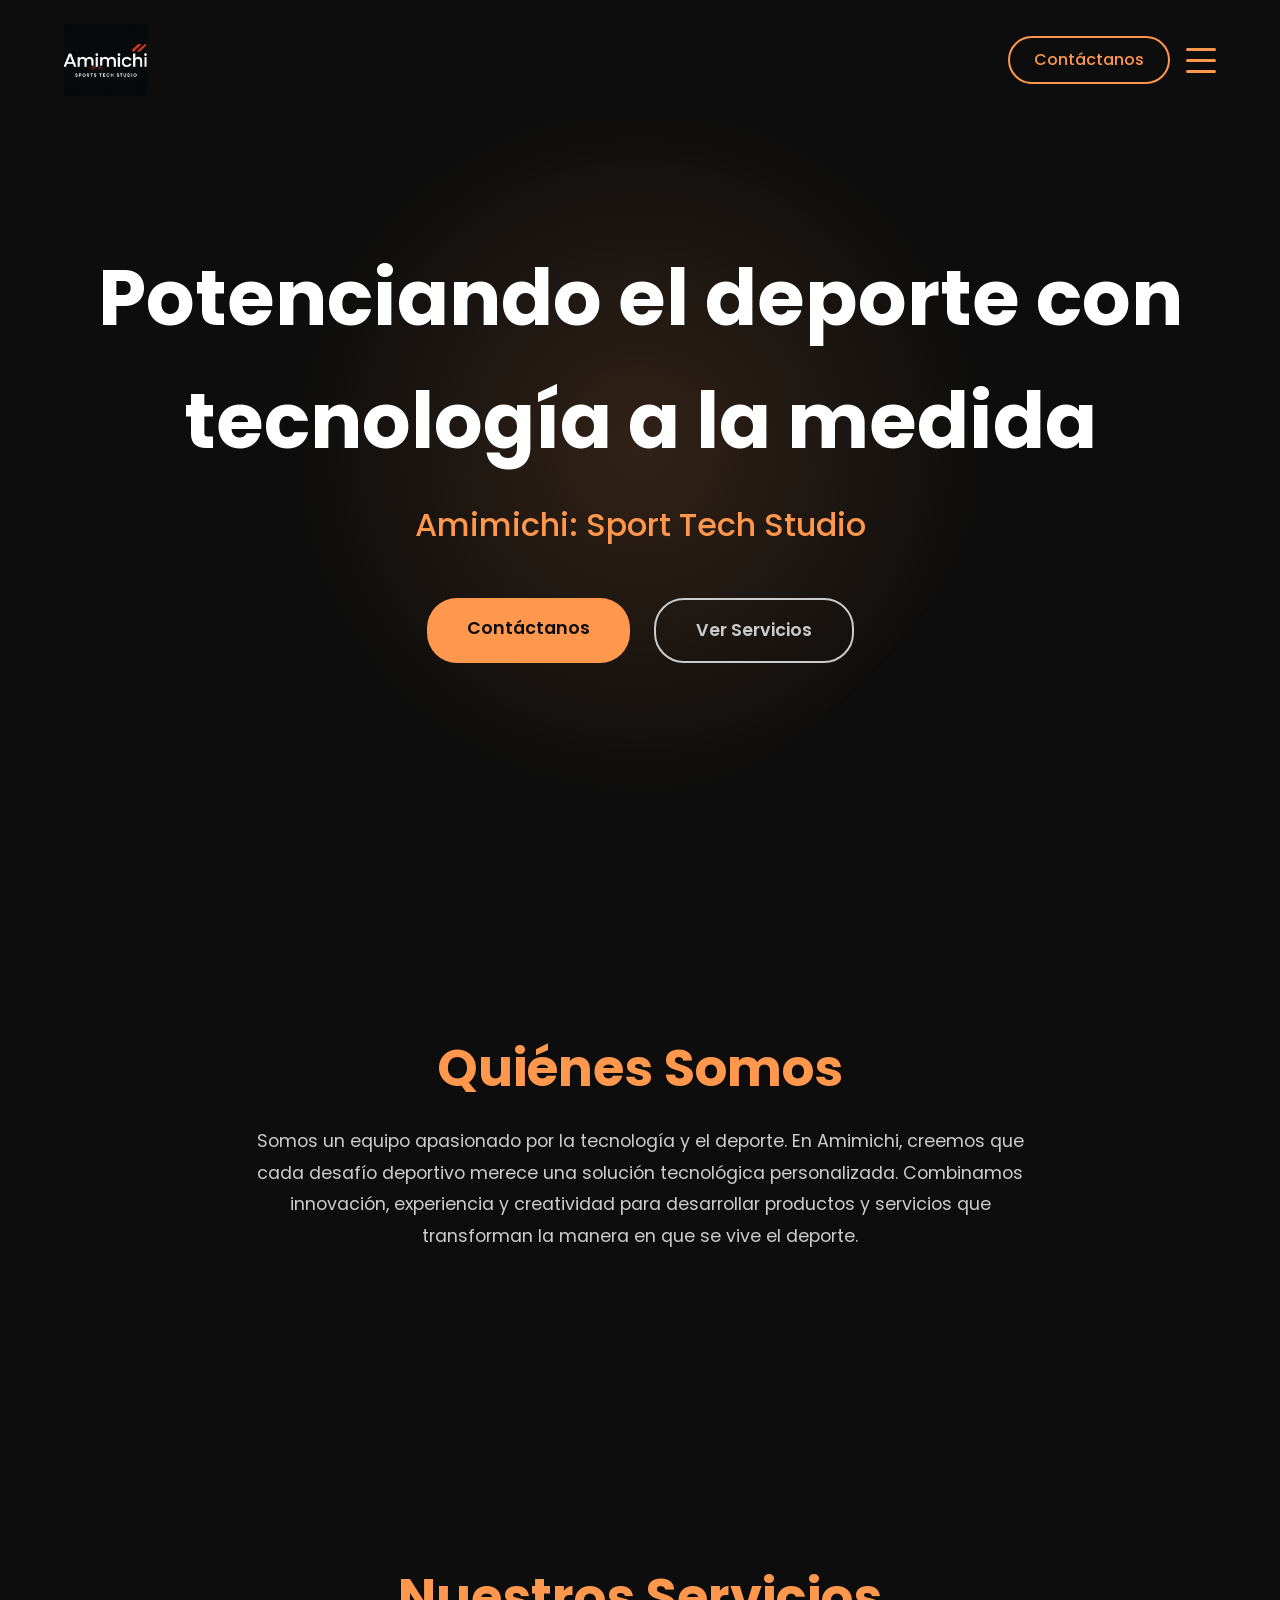
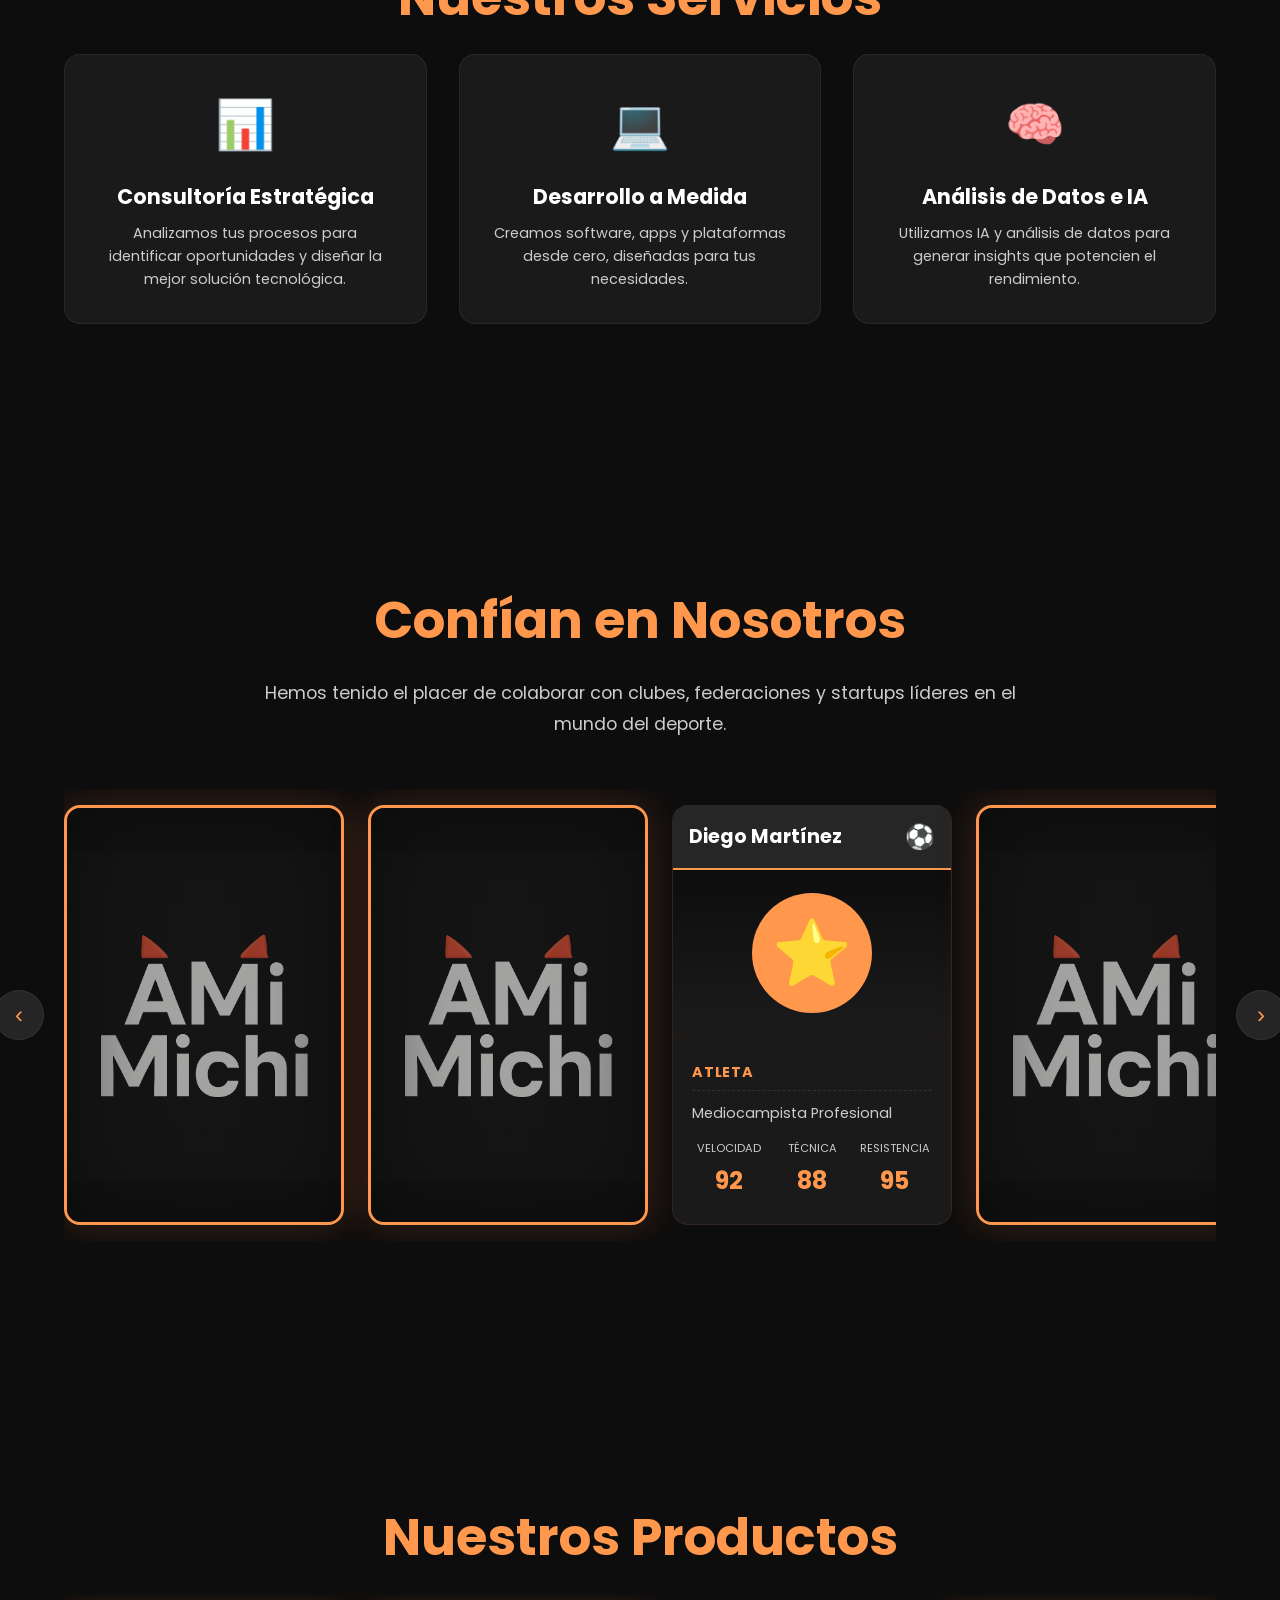
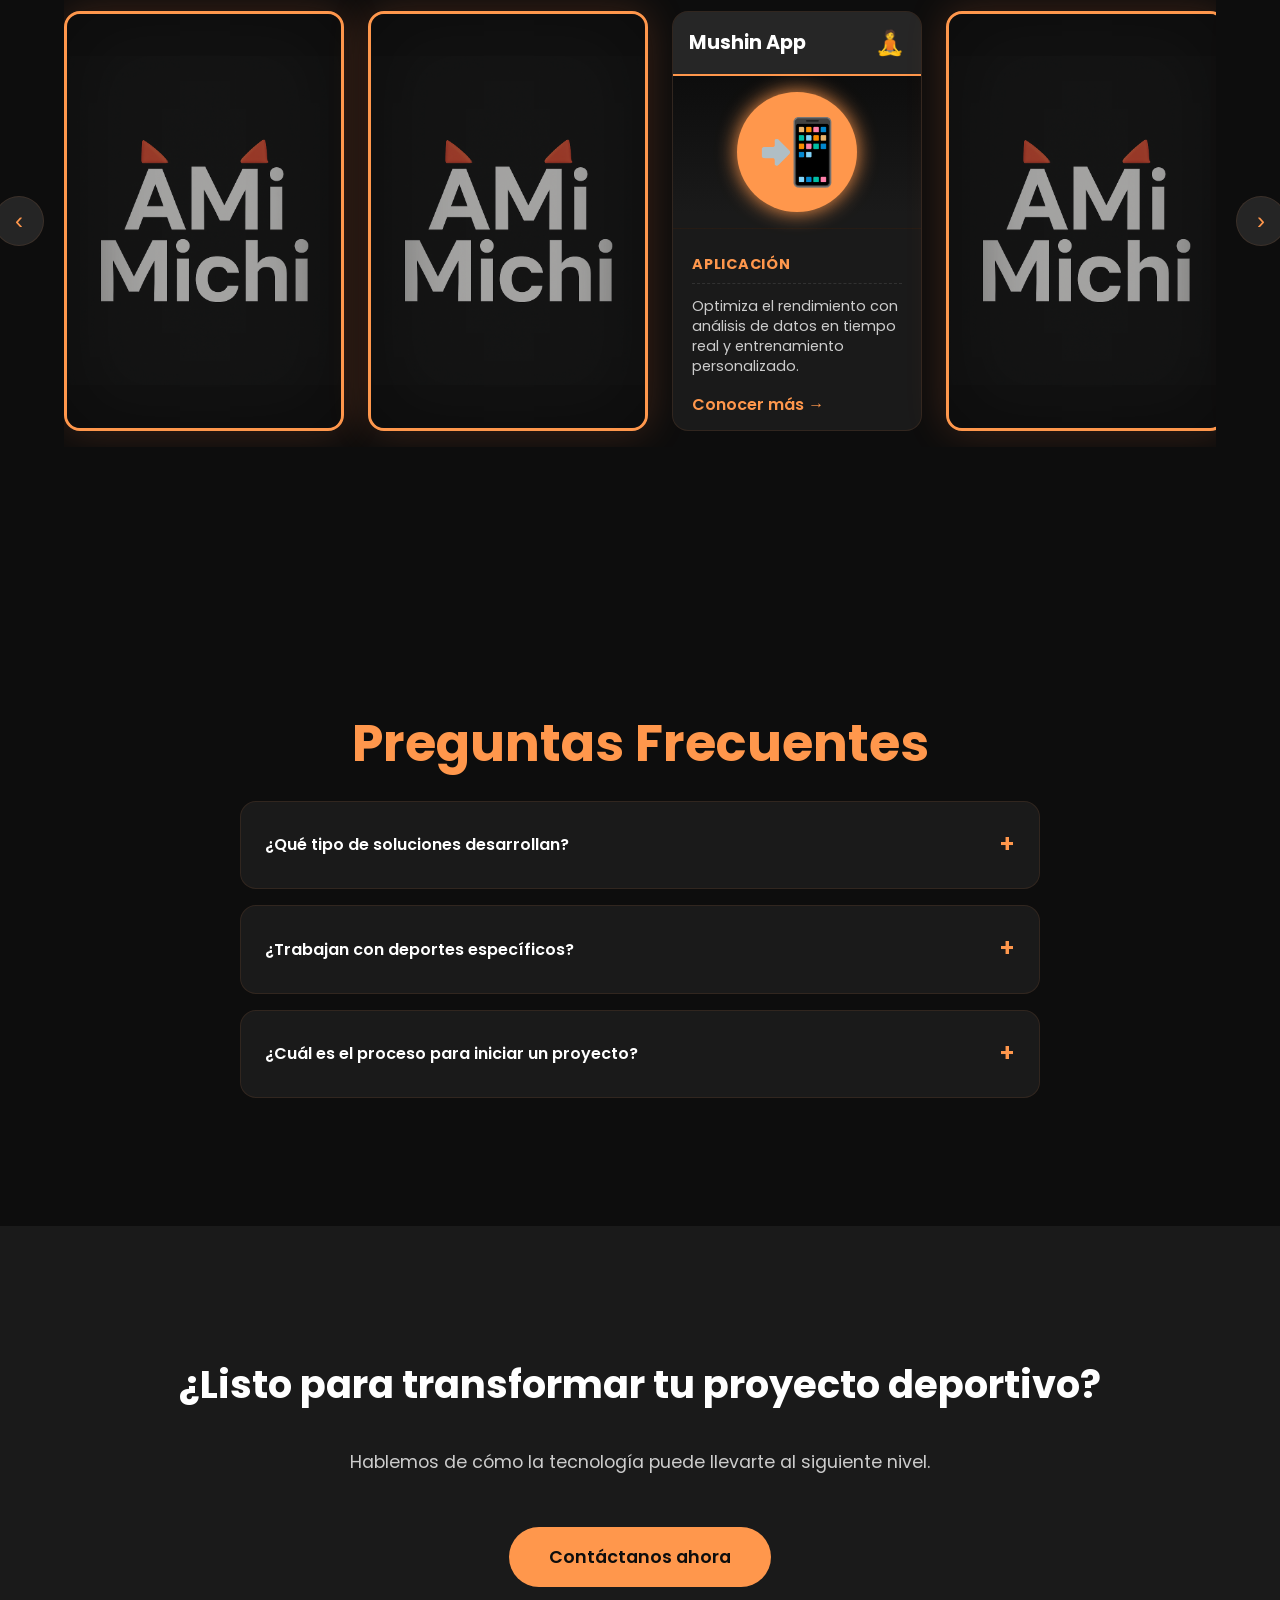
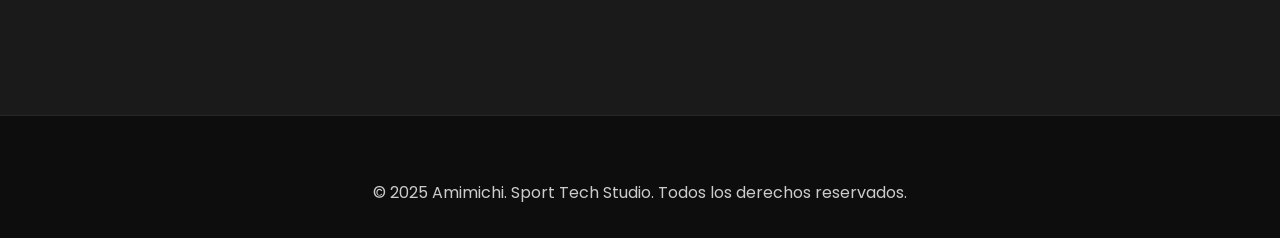
<file: index.html>
<!DOCTYPE html>
<html lang="es">
<head>
    <meta charset="UTF-8">
    <meta name="viewport" content="width=device-width, initial-scale=1.0">
    <title>Amimichi - Sport Tech Studio</title>
    <link rel="preconnect" href="https://fonts.googleapis.com">
    <link rel="preconnect" href="https://fonts.gstatic.com" crossorigin>
    <link href="https://fonts.googleapis.com/css2?family=Poppins:wght@300;400;500;600;700&display=swap" rel="stylesheet">
    <link rel="stylesheet" href="assets/css/main.css">
</head>
<body>
    <header>
          <a href="index.html" class="logo" aria-label="Amimichi, ir al inicio">
              <img src="assets/img/logos/3.png" alt="Logo de Amimichi" class="logo-img">
          </a>
            <div class="header-actions">
            <a href="contact.html" class="btn-contact-header" data-translate="contact">Contáctanos</a>
            <button class="hamburger" aria-label="Abrir menú" aria-expanded="false" aria-controls="side-menu">
                <span></span>
                <span></span>
                <span></span>
            </button>
        </div>
    </header>

    <div class="side-menu" id="side-menu">
        <nav>
            <a href="#quienes-somos" data-translate="about">Quiénes Somos</a>
            <a href="#servicios" data-translate="services">Servicios</a>
            <a href="#clientes" data-translate="clients">Clientes</a>
            <a href="#productos" data-translate="products">Productos</a>
            <a href="contact.html" class="btn-contact-header" data-translate="contact">Contáctanos</a>
        </nav>
        <div class="language-selector">
            <label for="languageSelect" data-translate="language">Idioma:</label>
            <select id="languageSelect">
                <option value="es">🇪🇸 Español</option>
                <option value="en">🇬🇧 English</option>
                <option value="pt">🇵🇹 Português</option>
                <option value="ja">🇯🇵 日本語</option>
            </select>
        </div>
    </div>

    <main>
        <section class="hero" id="inicio">
            <div class="hero-blob"></div>
            <h1 class="reveal" data-translate="hero-title">Potenciando el deporte con tecnología a la medida</h1>
            <p class="subtitle reveal" data-translate="hero-subtitle">Amimichi: Sport Tech Studio</p>
            <div class="cta-buttons reveal">
                <a href="contact.html" class="btn btn-primary" data-translate="cta-contact">Contáctanos</a>
                <a href="#servicios" class="btn btn-secondary" data-translate="cta-services">Ver Servicios</a>
            </div>
        </section>

        <section id="quienes-somos">
            <h2 class="section-title reveal" data-translate="about-title">Quiénes Somos</h2>
            <p class="section-description reveal" data-translate="about-text">
                Somos un equipo apasionado por la tecnología y el deporte. En Amimichi, creemos que cada desafío deportivo merece una solución tecnológica personalizada. Combinamos innovación, experiencia y creatividad para desarrollar productos y servicios que transforman la manera en que se vive el deporte.
            </p>
        </section>

        <section id="servicios">
            <h2 class="section-title reveal" data-translate="services-title">Nuestros Servicios</h2>
            <div class="services-grid">
                <div class="service-item reveal">
                    <div class="service-icon">📊</div>
                    <h3 data-translate="service-consulting-title">Consultoría Estratégica</h3>
                    <p data-translate="service-consulting-desc">Analizamos tus procesos para identificar oportunidades y diseñar la mejor solución tecnológica.</p>
                </div>
                <div class="service-item reveal">
                    <div class="service-icon">💻</div>
                    <h3 data-translate="service-development-title">Desarrollo a Medida</h3>
                    <p data-translate="service-development-desc">Creamos software, apps y plataformas desde cero, diseñadas para tus necesidades.</p>
                </div>
                <div class="service-item reveal">
                    <div class="service-icon">🧠</div>
                    <h3 data-translate="service-ai-title">Análisis de Datos e IA</h3>
                    <p data-translate="service-ai-desc">Utilizamos IA y análisis de datos para generar insights que potencien el rendimiento.</p>
                </div>
            </div>
        </section>

        <section id="clientes">
            <h2 class="section-title reveal" data-translate="clients-title">Confían en Nosotros</h2>
            <p class="section-description reveal" data-translate="clients-text">
                Hemos tenido el placer de colaborar con clubes, federaciones y startups líderes en el mundo del deporte.
            </p>
            <div class="carousel-container reveal">
                <div class="carousel">
                    <button class="carousel-arrow left" aria-label="Cliente anterior">‹</button>
                    <div class="carousel-track-container">
                        <div class="carousel-track" id="clientTrack">
                            <div class="card card-back-only">
                                <div class="card__back">
                                    </div>
                            </div>
                            <div class="card card-back-only">
                                <div class="card__back">
                                </div>
                            </div>
                            <div class="card card-player">
                                <div class="card__header">
                                    <span class="card__header-title" data-translate="client-player-name">Diego Martínez</span>
                                    <div class="card__header-icon">⚽</div>
                                </div>
                                <div class="card__image-container">
                                    <div class="player-avatar">⭐</div>
                                </div>
                                <div class="card__content">
                                    <div class="card__type" data-translate="client-player-type">ATLETA</div>
                                    <p class="card__description" data-translate="client-player-position">Mediocampista Profesional</p>
                                    <div class="player-stats">
                                        <div class="stat">
                                            <span class="stat-label" data-translate="client-player-stat1">Velocidad</span>
                                            <span class="stat-value">92</span>
                                        </div>
                                        <div class="stat">
                                            <span class="stat-label" data-translate="client-player-stat2">Técnica</span>
                                            <span class="stat-value">88</span>
                                        </div>
                                        <div class="stat">
                                            <span class="stat-label" data-translate="client-player-stat3">Resistencia</span>
                                            <span class="stat-value">95</span>
                                        </div>
                                    </div>
                                </div>
                            </div>
                            <div class="card card-back-only">
                                <div class="card__back">
                                </div>
                            </div>
                            <div class="card card-back-only">
                                <div class="card__back">
                                </div>
                            </div>
                        </div>
                    </div>
                    <button class="carousel-arrow right" aria-label="Siguiente cliente">›</button>
                </div>
            </div>
        </section>

        <section id="productos">
            <h2 class="section-title reveal" data-translate="products-title">Nuestros Productos</h2>
            <div class="carousel-container reveal">
                <div class="carousel">
                    <button class="carousel-arrow left" aria-label="Producto anterior">‹</button>
                    <div class="carousel-track-container">
                        <div class="carousel-track" id="productTrack">
                            <div class="card card-back-only">
                                <div class="card__back">
                                </div>
                            </div>
                            <div class="card card-back-only">
                                <div class="card__back">
                                </div>
                            </div>
                            <a href="mushin.html" class="card card-product">
                                <div class="card__header">
                                    <span class="card__header-title" data-translate="product-mushin-title">Mushin App</span>
                                    <div class="card__header-icon">🧘</div>
                                </div>
                                <div class="card__image-container">
                                    <div class="mushin-icon">📲</div>
                                </div>
                                <div class="card__content">
                                    <div class="card__type" data-translate="product-category-app">Aplicación</div>
                                    <p class="card__description" data-translate="product-mushin-desc">Optimiza el rendimiento con análisis de datos en tiempo real y entrenamiento personalizado.</p>
                                    <span class="card__cta" data-translate="product-mushin-cta">Conocer más →</span>
                                </div>
                            </a>
                            <div class="card card-back-only">
                                <div class="card__back">
                                </div>
                            </div>
                            <div class="card card-back-only">
                                <div class="card__back">
                                </div>
                            </div>
                        </div>
                    </div>
                    <button class="carousel-arrow right" aria-label="Siguiente producto">›</button>
                </div>
            </div>
        </section>

        <section id="faq">
            <h2 class="section-title reveal" data-translate="faq-title">Preguntas Frecuentes</h2>
            <div class="faq-container reveal">
                <details class="faq-item">
                    <summary data-translate="faq-q1-title">¿Qué tipo de soluciones desarrollan?</summary>
                    <div class="faq-answer">
                        <p data-translate="faq-q1-answer">Nos especializamos en todo el espectro del sport tech: desde aplicaciones móviles para atletas y fans, hasta plataformas de gestión para clubes y análisis de datos con IA para optimizar el rendimiento.</p>
                    </div>
                </details>
                <details class="faq-item">
                    <summary data-translate="faq-q2-title">¿Trabajan con deportes específicos?</summary>
                    <div class="faq-answer">
                        <p data-translate="faq-q2-answer">Nuestra metodología es adaptable a cualquier disciplina deportiva. Hemos trabajado en proyectos de fútbol, artes marciales, fitness, e-sports y más. ¡Nos apasionan todos los desafíos!</p>
                    </div>
                </details>
                <details class="faq-item">
                    <summary data-translate="faq-q3-title">¿Cuál es el proceso para iniciar un proyecto?</summary>
                    <div class="faq-answer">
                        <p data-translate="faq-q3-answer">Todo comienza con una conversación. Contáctanos a través de nuestra página de contacto para agendar una reunión inicial sin costo, donde entenderemos tus necesidades y te propondremos un plan de acción.</p>
                    </div>
                </details>
            </div>
        </section>

        <section id="final-cta">
            <h2 class="cta-box-title reveal" data-translate="final-cta-title">¿Listo para transformar tu proyecto deportivo?</h2>
            <p class="section-description reveal" data-translate="final-cta-text">Hablemos de cómo la tecnología puede llevarte al siguiente nivel.</p>
            <a href="contact.html" class="btn btn-primary reveal" data-translate="cta-contact">Contáctanos ahora</a>
        </section>
    </main>

    <footer>
        <p>&copy; 2025 Amimichi. Sport Tech Studio. Todos los derechos reservados.</p>
    </footer>

    <script src="assets/js/translations.js"></script>
    <script src="assets/js/main.js"></script>
</body>
</html>
</file>
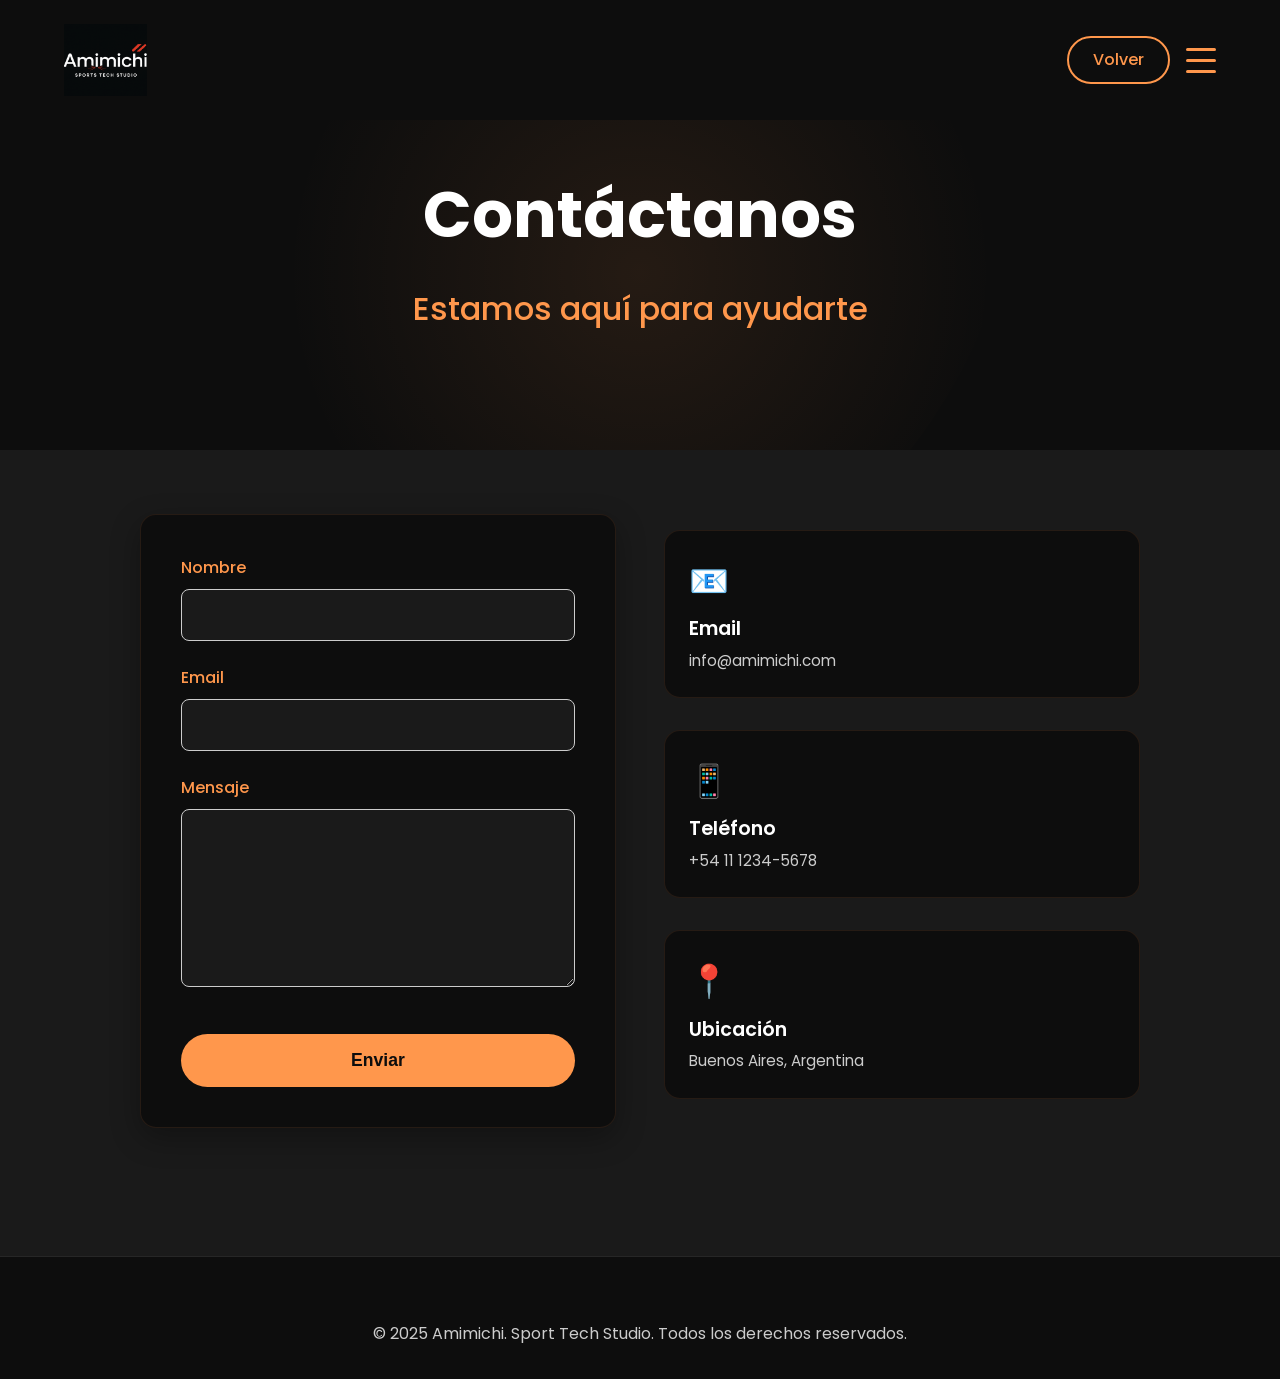
<file: contact.html>
<!DOCTYPE html>
<html lang="es">
<head>
    <meta charset="UTF-8">
    <meta name="viewport" content="width=device-width, initial-scale=1.0">
    <title>Contacto - Amimichi</title>
    <link rel="preconnect" href="https://fonts.googleapis.com">
    <link rel="preconnect" href="https://fonts.gstatic.com" crossorigin>
    <link href="https://fonts.googleapis.com/css2?family=Poppins:wght@300;400;500;600;700&display=swap" rel="stylesheet">
    <link rel="stylesheet" href="assets/css/main.css">
</head>
<body>
    <header>
          <a href="index.html" class="logo" aria-label="Amimichi, ir al inicio">
              <img src="assets/img/logos/3.png" alt="Logo de Amimichi" class="logo-img">
          </a>
            <div class="header-actions">
            <a href="index.html" class="btn-contact-header" data-translate="back-home">Volver</a>
            <button class="hamburger" aria-label="Abrir menú" aria-expanded="false" aria-controls="side-menu">
                <span></span>
                <span></span>
                <span></span>
            </button>
        </div>
    </header>

    <div class="side-menu" id="side-menu">
        <nav>
            <a href="index.html#quienes-somos" data-translate="about">Quiénes Somos</a>
            <a href="index.html#servicios" data-translate="services">Servicios</a>
            <a href="index.html#clientes" data-translate="clients">Clientes</a>
            <a href="index.html#productos" data-translate="products">Productos</a>
            <a href="index.html" data-translate="back-home">Volver al Inicio</a>
        </nav>
        <div class="language-selector">
            <label for="languageSelect" data-translate="language">Idioma:</label>
            <select id="languageSelect">
                <option value="es">🇪🇸 Español</option>
                <option value="en">🇬🇧 English</option>
                <option value="pt">🇵🇹 Português</option>
                <option value="ja">🇯🇵 日本語</option>
            </select>
        </div>
    </div>

    <main>
        <section class="hero contact-hero">
            <div class="hero-blob"></div>
            <h1 class="reveal" data-translate="contact-title">Contáctanos</h1>
            <p class="subtitle reveal" data-translate="contact-subtitle">Estamos aquí para ayudarte</p>
        </section>

        <section class="contact-section">
            <div class="contact-container">
                <div class="contact-form-wrapper reveal">
                    <form id="contactForm" class="contact-form">
                        <div class="form-group">
                            <label for="name" data-translate="contact-name">Nombre</label>
                            <input type="text" id="name" name="name" required>
                        </div>
                        <div class="form-group">
                            <label for="email" data-translate="contact-email">Email</label>
                            <input type="email" id="email" name="email" required>
                        </div>
                        <div class="form-group">
                            <label for="message" data-translate="contact-message">Mensaje</label>
                            <textarea id="message" name="message" rows="6" required></textarea>
                        </div>
                        <button type="submit" class="btn btn-primary" data-translate="contact-send">Enviar</button>
                    </form>
                    <div id="formMessage" class="form-message"></div>
                </div>

                <div class="contact-info-wrapper reveal">
                    <div class="contact-info-item">
                        <div class="contact-icon">📧</div>
                        <h3>Email</h3>
                        <p>info@amimichi.com</p>
                    </div>
                    <div class="contact-info-item">
                        <div class="contact-icon">📱</div>
                        <h3>Teléfono</h3>
                        <p>+54 11 1234-5678</p>
                    </div>
                    <div class="contact-info-item">
                        <div class="contact-icon">📍</div>
                        <h3>Ubicación</h3>
                        <p>Buenos Aires, Argentina</p>
                    </div>
                </div>
            </div>
        </section>
    </main>

    <footer>
        <p>&copy; 2025 Amimichi. Sport Tech Studio. Todos los derechos reservados.</p>
    </footer>

    <script src="assets/js/translations.js"></script>
    <script src="assets/js/main.js"></script>
    <script>
        // Form submission handler
        document.getElementById('contactForm').addEventListener('submit', function(e) {
            e.preventDefault();
            const formMessage = document.getElementById('formMessage');
            const currentLang = localStorage.getItem('language') || 'es';

            const messages = {
                es: '¡Gracias por tu mensaje! Te contactaremos pronto.',
                en: 'Thank you for your message! We will contact you soon.',
                pt: 'Obrigado pela sua mensagem! Entraremos em contato em breve.',
                ja: 'メッセージありがとうございます！すぐにご連絡いたします。'
            };

            formMessage.textContent = messages[currentLang];
            formMessage.style.display = 'block';
            formMessage.style.opacity = '1';

            this.reset();

            setTimeout(() => {
                formMessage.style.opacity = '0';
                setTimeout(() => {
                    formMessage.style.display = 'none';
                }, 300);
            }, 5000);
        });
    </script>
</body>
</html>
</file>
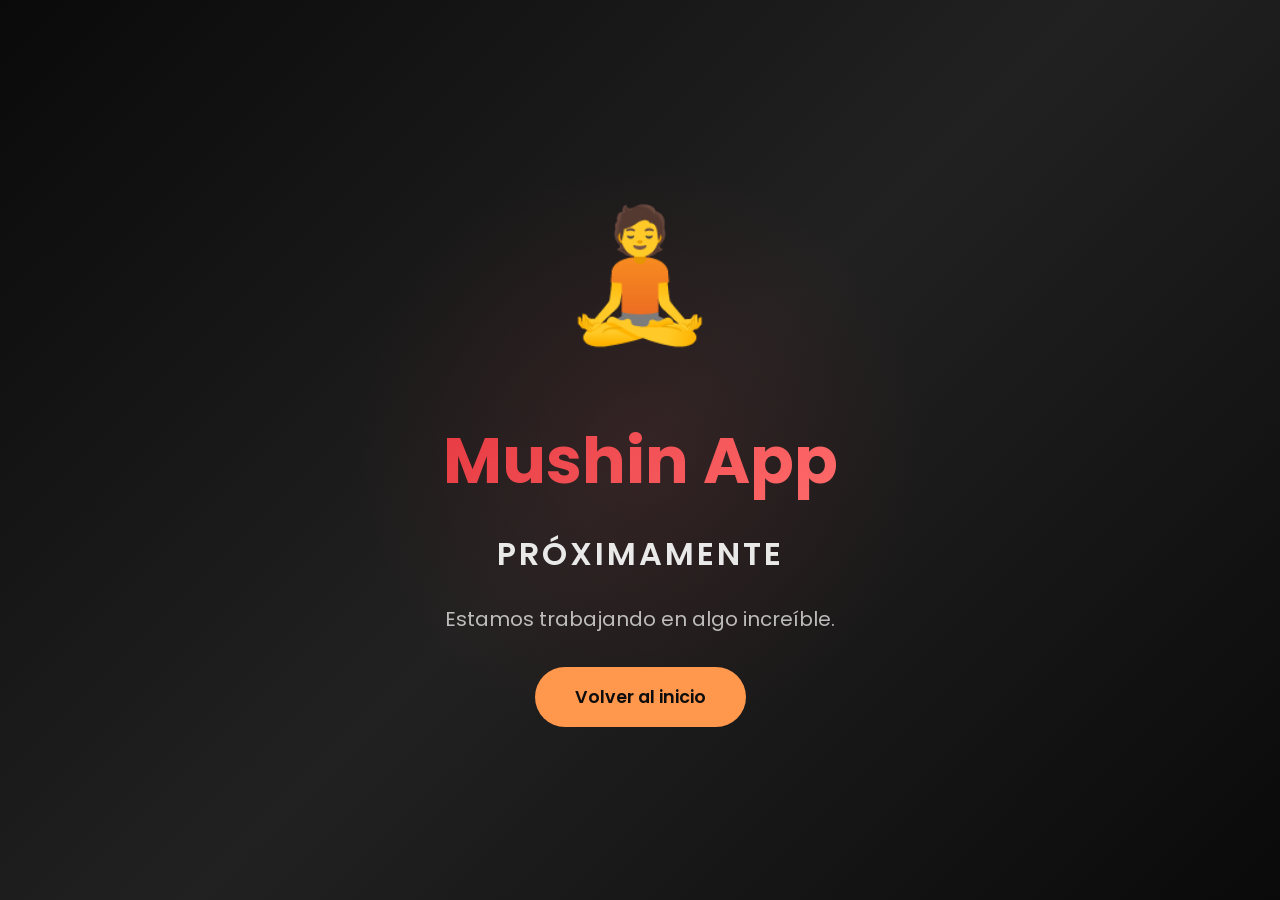
<file: mushin.html>
<!DOCTYPE html>
<html lang="es">
<head>
    <meta charset="UTF-8">
    <meta name="viewport" content="width=device-width, initial-scale=1.0">
    <title>Mushin App - Amimichi</title>
    <link rel="preconnect" href="https://fonts.googleapis.com">
    <link rel="preconnect" href="https://fonts.gstatic.com" crossorigin>
    <link href="https://fonts.googleapis.com/css2?family=Poppins:wght@300;400;500;600;700&display=swap" rel="stylesheet">
    <link rel="stylesheet" href="assets/css/main.css">
    <link rel="stylesheet" href="assets/css/mushin.css">
</head>
<body>
    <div class="mushin-container">
        <div class="mushin-blob"></div>
        <div class="mushin-content">
            <div class="mushin-icon-large">🧘</div>
            <h1 class="mushin-title">Mushin App</h1>
            <p class="mushin-subtitle" data-translate="mushin-coming">Próximamente</p>
            <p class="mushin-description" data-translate="mushin-desc">Estamos trabajando en algo increíble.</p>
            <a href="index.html" class="btn btn-primary" data-translate="mushin-back">Volver al inicio</a>
        </div>
    </div>

    <script src="assets/js/translations.js"></script>
    <script src="assets/js/mushin.js"></script>
</body>
</html>
</file>
<file: assets/css/main.css>
/* ========== 1. VARIABLES Y RESET ========== */
:root {
  --color-bg: #0d0d0d;
  --color-bg-alt: #1a1a1a;
  --color-accent: hsl(25, 100%, 65%);
  --color-accent-hover: hsl(25, 100%, 75%);
  --color-accent-soft: hsla(25, 100%, 65%, 0.1);
  --color-text: #ffffff;
  --color-text-secondary: #cccccc;
  --font-family: "Poppins", sans-serif;
  --transition: all 0.3s ease;
  --border-radius: 16px;
  --shadow: 0 10px 30px rgba(0, 0, 0, 0.3);
}

* {
  margin: 0;
  padding: 0;
  box-sizing: border-box;
}
html {
  scroll-behavior: smooth;
}
body {
  font-family: var(--font-family);
  background: var(--color-bg);
  color: var(--color-text);
  line-height: 1.6;
  overflow-x: hidden;
}
body.no-scroll {
  overflow: hidden;
}
::selection {
  background: var(--color-accent);
  color: var(--color-bg);
}

/* ========== 2. HEADER Y NAVEGACIÓN ========== */
header {
  position: fixed;
  top: 0;
  left: 0;
  width: 100%;
  padding: 1.5rem 5%;
  display: flex;
  justify-content: space-between;
  align-items: center;
  z-index: 1000;
  background: var(--color-bg);
  border-bottom: none;
}
.logo {
  display: flex;
  align-items: center;
  gap: 0.5rem;
  text-decoration: none;
}

/* Ajuste del tamaño de la imagen para Mobile First (¡Más grande!) */
.logo-img {
    height: 3.5rem; /* AUMENTADO: 3.5rem para móviles y tablets */
    width: auto;
    transition: var(--transition);
}

/* Ajuste de tamaño para escritorio (Ahora más grande que en móvil) */
header .logo-img {
    height: 4.5rem; /* AUMENTADO: 4.5rem para pantallas grandes */
}

.header-actions {
  display: flex;
  align-items: center;
  gap: 1rem;
}
.btn-contact-header {
  padding: 0.6rem 1.5rem;
  background: transparent;
  border: 2px solid var(--color-accent);
  color: var(--color-accent);
  border-radius: 25px;
  cursor: pointer;
  font-weight: 500;
  transition: var(--transition);
  text-decoration: none;
}
.btn-contact-header:hover {
  background: var(--color-accent);
  color: var(--color-bg);
  box-shadow: 0 0 20px var(--color-accent);
}
.hamburger {
  background: transparent;
  border: none;
  width: 30px;
  height: 25px;
  cursor: pointer;
  display: flex;
  flex-direction: column;
  justify-content: space-between;
  z-index: 1001;
  padding: 0;
}
.hamburger span {
  width: 100%;
  height: 3px;
  background: var(--color-accent);
  border-radius: 2px;
  transition: var(--transition);
}
.hamburger.active span:nth-child(1) {
  transform: rotate(45deg) translate(8px, 8px);
}
.hamburger.active span:nth-child(2) {
  opacity: 0;
}
.hamburger.active span:nth-child(3) {
  transform: rotate(-45deg) translate(8px, -8px);
}

.side-menu {
  position: fixed;
  top: 0;
  left: -100%;
  width: 100%;
  height: 100dvh;
  background: rgba(13, 13, 13, 0.95);
  backdrop-filter: blur(20px);
  z-index: 999;
  transition: left 0.4s cubic-bezier(0.77, 0, 0.175, 1);
  display: flex;
  flex-direction: column;
  justify-content: center;
  align-items: center;
  gap: 2rem;
  text-align: center;
}
.side-menu.active {
  left: 0;
}
.side-menu nav {
  display: flex;
  flex-direction: column;
  gap: 2rem;
  align-items: center;
}
.side-menu a {
  color: var(--color-text);
  text-decoration: none;
  font-size: 2rem;
  font-weight: 500;
  transition: var(--transition);
}
.side-menu a:hover {
  color: var(--color-accent);
  text-shadow: 0 0 20px var(--color-accent);
}
.language-selector {
  display: flex;
  flex-direction: column;
  align-items: center;
  gap: 0.5rem;
}
.language-selector label {
  font-size: 1rem;
  color: var(--color-text-secondary);
}
.language-selector select {
  padding: 0.5rem 1rem;
  background: var(--color-bg-alt);
  color: var(--color-text);
  border: 2px solid var(--color-accent-soft);
  border-radius: 8px;
  font-size: 1rem;
  cursor: pointer;
  transition: var(--transition);
}
.language-selector select:hover {
  border-color: var(--color-accent);
}

/* ========== 3. ESTILOS GENERALES Y BOTONES ========== */
section {
  padding: 8rem 5%;
  display: flex;
  flex-direction: column;
  justify-content: center;
  align-items: center;
  position: relative;
  overflow: hidden;
}
.section-title {
  font-size: clamp(2rem, 4vw, 3.5rem);
  font-weight: 700;
  margin-bottom: 1rem;
  color: var(--color-accent);
  text-align: center;
}
.section-description {
  max-width: 800px;
  text-align: center;
  font-size: 1.1rem;
  color: var(--color-text-secondary);
  margin-bottom: 3rem;
  line-height: 1.8;
}
.btn {
  display: inline-block;
  padding: 1rem 2.5rem;
  border-radius: 30px;
  font-size: 1.1rem;
  font-weight: 600;
  cursor: pointer;
  transition: var(--transition);
  text-decoration: none;
  border: none;
  position: relative;
  z-index: 1;
}
.btn-primary {
  background: var(--color-accent);
  color: var(--color-bg);
}
.btn-primary:hover {
  transform: translateY(-3px) scale(1.05);
  box-shadow: 0 5px 20px rgba(255, 120, 60, 0.5);
}
.btn-secondary {
  background: transparent;
  border: 2px solid var(--color-text-secondary);
  color: var(--color-text-secondary);
}
.btn-secondary:hover {
  background: var(--color-text-secondary);
  color: var(--color-bg);
}

/* ========== 4. SECCIONES ESPECÍFICAS ========== */

/* HERO */
.hero {
  min-height: 100vh;
  text-align: center;
}
.hero-blob {
  position: absolute;
  width: 60vw;
  height: 60vw;
  max-width: 800px;
  max-height: 800px;
  background: radial-gradient(circle, var(--color-accent) 0%, rgba(255, 107, 0, 0) 65%);
  opacity: 0.15;
  z-index: -1;
  border-radius: 30% 70% 70% 30% / 30% 30% 70% 70%;
  animation: morph 15s ease-in-out infinite;
}
@keyframes morph {
  0%,
  100% {
    border-radius: 30% 70% 70% 30% / 30% 30% 70% 70%;
    transform: rotate(0deg) scale(1);
  }
  50% {
    border-radius: 60% 40% 30% 70% / 70% 50% 50% 30%;
    transform: rotate(90deg) scale(1.1);
  }
}
.hero h1 {
  font-size: clamp(2.5rem, 6vw, 5rem);
  font-weight: 700;
  margin-bottom: 1rem;
  color: var(--color-text);
}
.hero .subtitle {
  font-size: clamp(1.2rem, 3vw, 2rem);
  color: var(--color-accent);
  margin-bottom: 3rem;
  font-weight: 500;
}
.cta-buttons {
  display: flex;
  gap: 1.5rem;
  justify-content: center;
  flex-wrap: wrap;
}

/* SERVICIOS */
.services-grid {
  display: grid;
  grid-template-columns: repeat(auto-fit, minmax(280px, 1fr));
  gap: 2rem;
  width: 100%;
  max-width: 1200px;
}
.service-item {
  background: var(--color-bg-alt);
  padding: 2rem;
  border-radius: var(--border-radius);
  text-align: center;
  border: 1px solid var(--color-accent-soft);
  transition: var(--transition);
}
.service-item:hover {
  transform: translateY(-5px);
  border-color: var(--color-accent);
}
.service-icon {
  font-size: 3rem;
  color: var(--color-accent);
  margin-bottom: 1rem;
}
.service-item h3 {
  font-size: 1.3rem;
  margin-bottom: 0.5rem;
  color: var(--color-text);
}
.service-item p {
  color: var(--color-text-secondary);
  font-size: 0.9rem;
}

/* CARRUSEL GENERAL */
.carousel-container {
  width: 100%;
  max-width: 1200px;
  position: relative;
}
.carousel {
  position: relative;
}
.carousel-track-container {
  overflow: hidden;
}
.carousel-track {
  display: flex;
  transition: transform 0.5s cubic-bezier(0.25, 1, 0.5, 1);
  gap: 1.5rem;
  padding: 1rem 0;
}
.carousel-arrow {
  position: absolute;
  top: 50%;
  transform: translateY(-50%);
  z-index: 10;
  width: 50px;
  height: 50px;
  background: rgba(255, 255, 255, 0.1);
  border: 1px solid var(--color-accent-soft);
  border-radius: 50%;
  display: flex;
  align-items: center;
  justify-content: center;
  cursor: pointer;
  transition: var(--transition);
  font-size: 1.5rem;
  color: var(--color-accent);
}
.carousel-arrow:hover {
  background: var(--color-accent);
  color: var(--color-bg);
}
.carousel-arrow.left {
  left: -70px;
}
.carousel-arrow.right {
  right: -70px;
}

/* CARD "POKÉMON" - ESTILO MEJORADO */
.card {
    /* AJUSTE DIMENSIONES TIPO CARTA POKÉMON: Proporción rectangular */
    min-width: 250px;
    width: 280px;
    height: 420px;

    background: var(--color-bg-alt);
    border-radius: var(--border-radius);
    border: 1px solid var(--color-accent-soft);
    overflow: hidden;
    display: flex;
    flex-direction: column;
    transition: transform 0.3s ease, box-shadow 0.3s ease;
    text-decoration: none;
    color: var(--color-text);
    position: relative;
    z-index: 1;
}

/* Borde holográfico (Mantenido) */
.card::before {
    content: "";
    position: absolute;
    top: -2px;
    left: -2px;
    right: -2px;
    bottom: -2px;
    background: linear-gradient(45deg, var(--color-accent), var(--color-text-secondary), var(--color-accent));
    z-index: -1;
    border-radius: 18px;
    opacity: 0;
    transition: opacity 0.5s ease;
}

.card:hover {
    transform: translateY(-5px) scale(1.03);
    box-shadow: 0 15px 40px rgba(255, 120, 60, 0.4);
}

.card:hover::before {
    opacity: 1;
    filter: blur(5px);
}

/* NUEVO: Contenedor del Título y Detalle (Topo de la carta) */
.card__header {
    display: flex;
    justify-content: space-between;
    align-items: center;
    padding: 0.75rem 1rem;
    background: rgba(255, 255, 255, 0.05);
    border-bottom: 2px solid var(--color-accent); /* Borde de división prominente */
}

/* Título principal en el header (Nombre a la izquierda) */
.card__header-title {
    font-size: 1.2rem;
    font-weight: 700;
    color: var(--color-text);
}

/* Ícono de detalle/nivel en el header (a la derecha) */
.card__header-icon {
    font-size: 1.5rem;
    color: var(--color-accent);
}

/* card__category antigua reemplazada */
.card__category {
    display: none;
}

.card__image-container {
    height: 180px; /* Área de imagen más grande */
    background: linear-gradient(to top, var(--color-bg-alt) 10%, var(--color-bg) 100%);
    display: flex;
    align-items: center;
    justify-content: center;
    font-size: 4rem;
    color: var(--color-accent);
    border-bottom: 1px solid var(--color-accent-soft);
    position: relative;
    z-index: 2;
    padding: 1rem;
}

.card__content {
    padding: 1.5rem 1.2rem;
    position: relative;
    z-index: 2;
    flex-grow: 1;
    display: flex;
    flex-direction: column;
}

/* NUEVO: Estilo para el Tipo/Categoría de la carta (dentro del contenido) */
.card__type {
    font-size: 0.9rem;
    font-weight: 700;
    color: var(--color-accent);
    margin-bottom: 0.75rem;
    text-transform: uppercase;
    letter-spacing: 0.05em;
    padding-bottom: 0.4rem;
    border-bottom: 1px dashed rgba(255, 255, 255, 0.1);
}

.card__title {
    font-size: 1.2rem;
    font-weight: 700;
    margin-bottom: 0.4rem;
    color: var(--color-text);
}
.card__description {
    font-size: 0.9rem;
    color: var(--color-text-secondary);
    line-height: 1.4;
    flex-grow: 1;
}
.card__cta {
    display: inline-block;
    margin-top: 1rem;
    color: var(--color-accent);
    font-weight: 600;
    transition: var(--transition);
    align-self: flex-start;
}
.card:hover .card__cta {
    transform: translateX(5px);
}

/* Estilos para cartas volteadas (reverso) */
.card-back-only {
    min-width: 280px;
    height: 420px; /* Altura consistente */

    background: var(--color-bg-alt);
    border-radius: var(--border-radius);
    border: 3px solid var(--color-accent); /* Borde más fuerte y visible */

    box-shadow: 0 0 40px rgba(255, 120, 60, 0.2);

    display: flex;
    align-items: center;
    justify-content: center;
    position: relative;
    overflow: hidden;
}

.card__back {
    width: 100%;
    height: 100%;
    display: flex;
    align-items: center;
    justify-content: center;
    position: relative;

    /* IMAGEN 1.PNG COMO FONDO (Efecto Pokébola) */
    background-image: url('../img/logos/1.png');
    background-size: 120%;
    background-position: center center;
    background-repeat: no-repeat;
    opacity: 0.6;

    background-color: var(--color-bg);
    box-shadow: inset 0 0 80px rgba(0, 0, 0, 0.8);
}

.card-back-logo {
    display: none;
}

/* Estilos para la carta del jugador (Ajuste de altura para consistencia) */
.card-player {
    min-width: 280px;
    height: 420px;
}

.player-avatar {
    width: 120px;
    height: 120px;
    background: var(--color-accent);
    border-radius: 50%;
    display: flex;
    align-items: center;
    justify-content: center;
    font-size: 4rem;
    color: var(--color-bg);
}


.player-stats {
  display: flex;
  justify-content: space-around;
  margin-top: 1rem;
  gap: 0.5rem;
}

.stat {
  text-align: center;
  flex: 1;
}

.stat-label {
  display: block;
  font-size: 0.7rem;
  color: var(--color-text-secondary);
  margin-bottom: 0.25rem;
  text-transform: uppercase;
}

.stat-value {
  display: block;
  font-size: 1.5rem;
  font-weight: 700;
  color: var(--color-accent);
}

/* Estilos para Mushin App icon */
.mushin-icon {
    width: 120px;
    height: 120px;
    background: var(--color-accent);
    border-radius: 50%;
    display: flex;
    align-items: center;
    justify-content: center;
    font-size: 4rem;
    color: var(--color-bg);
    box-shadow: 0 0 20px var(--color-accent);
}

/* FAQ - ESTILO MEJORADO */
.faq-container {
  width: 100%;
  max-width: 800px;
  display: flex;
  flex-direction: column;
  gap: 1rem;
}
.faq-item {
  background: var(--color-bg-alt);
  border-radius: var(--border-radius);
  border: 1px solid var(--color-accent-soft);
  overflow: hidden;
  transition: box-shadow 0.3s ease;
}
.faq-item[open] {
  box-shadow: 0 0 20px var(--color-accent-soft);
  border-color: var(--color-accent);
}
.faq-item summary {
  padding: 1.5rem;
  font-weight: 600;
  cursor: pointer;
  list-style: none;
  display: flex;
  justify-content: space-between;
  align-items: center;
  color: var(--color-text);
}
.faq-item summary::-webkit-details-marker {
  display: none;
}
.faq-item summary::after {
  content: "+";
  font-size: 1.5rem;
  color: var(--color-accent);
  transition: transform 0.3s ease;
}
.faq-item[open] summary::after {
  transform: rotate(45deg);
}
.faq-answer {
  padding: 0 1.5rem 1.5rem;
  color: var(--color-text-secondary);
  opacity: 0;
  max-height: 0;
  overflow: hidden;
  transition: opacity 0.5s ease-in-out, max-height 0.5s ease-in-out;
}
.faq-item[open] .faq-answer {
  opacity: 1;
  max-height: 500px;
}

/* CTA FINAL */
#final-cta {
  min-height: auto;
  padding: 8rem 5%;
  background: var(--color-bg-alt);
}
.cta-box-title {
  font-size: clamp(1.8rem, 3vw, 2.8rem);
  margin-bottom: 2rem;
  color: var(--color-text);
}

/* ESTILOS ESPECÍFICOS DE LA PÁGINA DE CONTACTO (Añadido a la Sección 4) */
.contact-hero {
    min-height: 50vh;
    padding-top: 10rem;
    padding-bottom: 4rem;
}

.contact-hero .hero-blob {
    opacity: 0.1;
}

.contact-hero h1 {
    font-size: clamp(2.5rem, 5vw, 4rem);
}

.contact-section {
    padding: 4rem 5% 8rem;
    background: var(--color-bg-alt);
    align-items: flex-start;
}

.contact-container {
    display: flex;
    gap: 3rem;
    width: 100%;
    max-width: 1000px;
    margin: 0 auto;
}

.contact-form-wrapper,
.contact-info-wrapper {
    flex: 1;
}

/* --- ESTILOS DEL FORMULARIO --- */
.contact-form {
    background: var(--color-bg);
    padding: 2.5rem;
    border-radius: var(--border-radius);
    box-shadow: var(--shadow);
    border: 1px solid var(--color-accent-soft);
}

.form-group {
    margin-bottom: 1.5rem;
}

.form-group label {
    display: block;
    margin-bottom: 0.5rem;
    font-weight: 500;
    color: var(--color-accent);
}

.contact-form input[type="text"],
.contact-form input[type="email"],
.contact-form textarea {
    width: 100%;
    padding: 0.8rem;
    background: var(--color-bg-alt);
    border: 1px solid var(--color-text-secondary);
    border-radius: 8px;
    color: var(--color-text);
    font-family: var(--font-family);
    font-size: 1rem;
    transition: var(--transition);
}

.contact-form input:focus,
.contact-form textarea:focus {
    border-color: var(--color-accent);
    outline: none;
    box-shadow: 0 0 10px var(--color-accent-soft);
}

.contact-form textarea {
    resize: vertical;
}

.contact-form .btn-primary {
    width: 100%;
    margin-top: 1rem;
}

.form-message {
    margin-top: 1.5rem;
    padding: 1rem;
    background: hsla(120, 60%, 40%, 0.2);
    color: var(--color-text);
    border-radius: 8px;
    text-align: center;
    font-weight: 600;
    display: none;
    opacity: 0;
    transition: opacity 0.3s ease;
}

/* --- ESTILOS DE LA INFORMACIÓN DE CONTACTO --- */
.contact-info-wrapper {
    display: flex;
    flex-direction: column;
    gap: 2rem;
    padding-top: 1rem;
}

.contact-info-item {
    background: var(--color-bg);
    padding: 1.5rem;
    border-radius: var(--border-radius);
    border: 1px solid var(--color-accent-soft);
}

.contact-icon {
    font-size: 2rem;
    color: var(--color-accent);
    margin-bottom: 0.5rem;
}

.contact-info-item h3 {
    font-size: 1.2rem;
    font-weight: 600;
    margin-bottom: 0.25rem;
}

.contact-info-item p {
    color: var(--color-text-secondary);
    font-size: 0.95rem;
}

/* FOOTER */
footer {
  padding: 4rem 5% 2rem;
  text-align: center;
  color: var(--color-text-secondary);
  border-top: 1px solid rgba(255, 255, 255, 0.1);
}

/* ANIMACIONES DE SCROLL */
.reveal {
  opacity: 0;
  transform: translateY(30px);
  transition: opacity 0.8s ease-out, transform 0.8s ease-out;
}
.reveal.visible {
  opacity: 1;
  transform: translateY(0);
}

/* ========== 5. RESPONSIVE ========== */
@media (max-width: 900px) {
  .carousel-arrow {
    display: none;
  }

  /* Ajustes para Contacto en tabletas */
  .contact-container {
    flex-direction: column;
  }
}

@media (max-width: 768px) {
  header {
    padding: 1rem 5%;
  }
  .cta-buttons {
    flex-direction: column;
    width: 100%;
    max-width: 300px;
    margin: 0 auto;
  }
  .btn {
    width: 100%;
  }
  .side-menu a {
    font-size: 1.5rem;
  }
  .header-actions .btn-contact-header {
    display: none;
  }

  /* Responsive de Cards con Scroll Horizontal */
  .carousel-track-container {
    overflow-x: auto;
    -webkit-overflow-scrolling: touch;
    padding-bottom: 15px;
  }
  .carousel-track {
    flex-wrap: nowrap;
    justify-content: flex-start;
  }

  /* Ajustes para Contacto en móviles */
  .contact-form-wrapper,
  .contact-info-wrapper {
      width: 100%;
  }
  .contact-section {
      padding-top: 2rem;
      padding-bottom: 4rem;
  }
}
</file>
<file: assets/css/mushin.css>
/* Mushin Page Styles */
.mushin-container {
  min-height: 100vh;
  display: flex;
  align-items: center;
  justify-content: center;
  background: linear-gradient(135deg, #0a0a0a 0%, #212121 50%, #0a0a0a 100%);
  padding: 2rem;
  position: relative;
  overflow: hidden;
}

.mushin-container::before {
  content: "";
  position: absolute;
  top: 50%;
  left: 50%;
  transform: translate(-50%, -50%);
  width: 600px;
  height: 600px;
  background: radial-gradient(circle, rgba(230, 57, 65, 0.1) 0%, transparent 70%);
  animation: pulse 4s ease-in-out infinite;
}

@keyframes pulse {
  0%,
  100% {
    transform: translate(-50%, -50%) scale(1);
    opacity: 0.5;
  }
  50% {
    transform: translate(-50%, -50%) scale(1.2);
    opacity: 0.8;
  }
}

.mushin-content {
  text-align: center;
  z-index: 1;
  max-width: 600px;
}

.mushin-icon-large {
  font-size: 8rem;
  margin-bottom: 2rem;
  animation: float 3s ease-in-out infinite;
}

@keyframes float {
  0%,
  100% {
    transform: translateY(0);
  }
  50% {
    transform: translateY(-20px);
  }
}

.mushin-title {
  font-size: 4rem;
  font-weight: 700;
  margin-bottom: 1rem;
  background: linear-gradient(135deg, #e63941 0%, #ff6b6b 100%);
  -webkit-background-clip: text;
  -webkit-text-fill-color: transparent;
  background-clip: text;
}

.mushin-subtitle {
  font-size: 2rem;
  font-weight: 600;
  color: rgba(255, 255, 255, 0.9);
  margin-bottom: 1.5rem;
  text-transform: uppercase;
  letter-spacing: 3px;
}

.mushin-description {
  font-size: 1.25rem;
  color: rgba(255, 255, 255, 0.7);
  margin-bottom: 2rem;
}

@media (max-width: 768px) {
  .mushin-icon-large {
    font-size: 5rem;
  }

  .mushin-title {
    font-size: 2.5rem;
  }

  .mushin-subtitle {
    font-size: 1.5rem;
  }

  .mushin-description {
    font-size: 1rem;
  }
}
</file>
